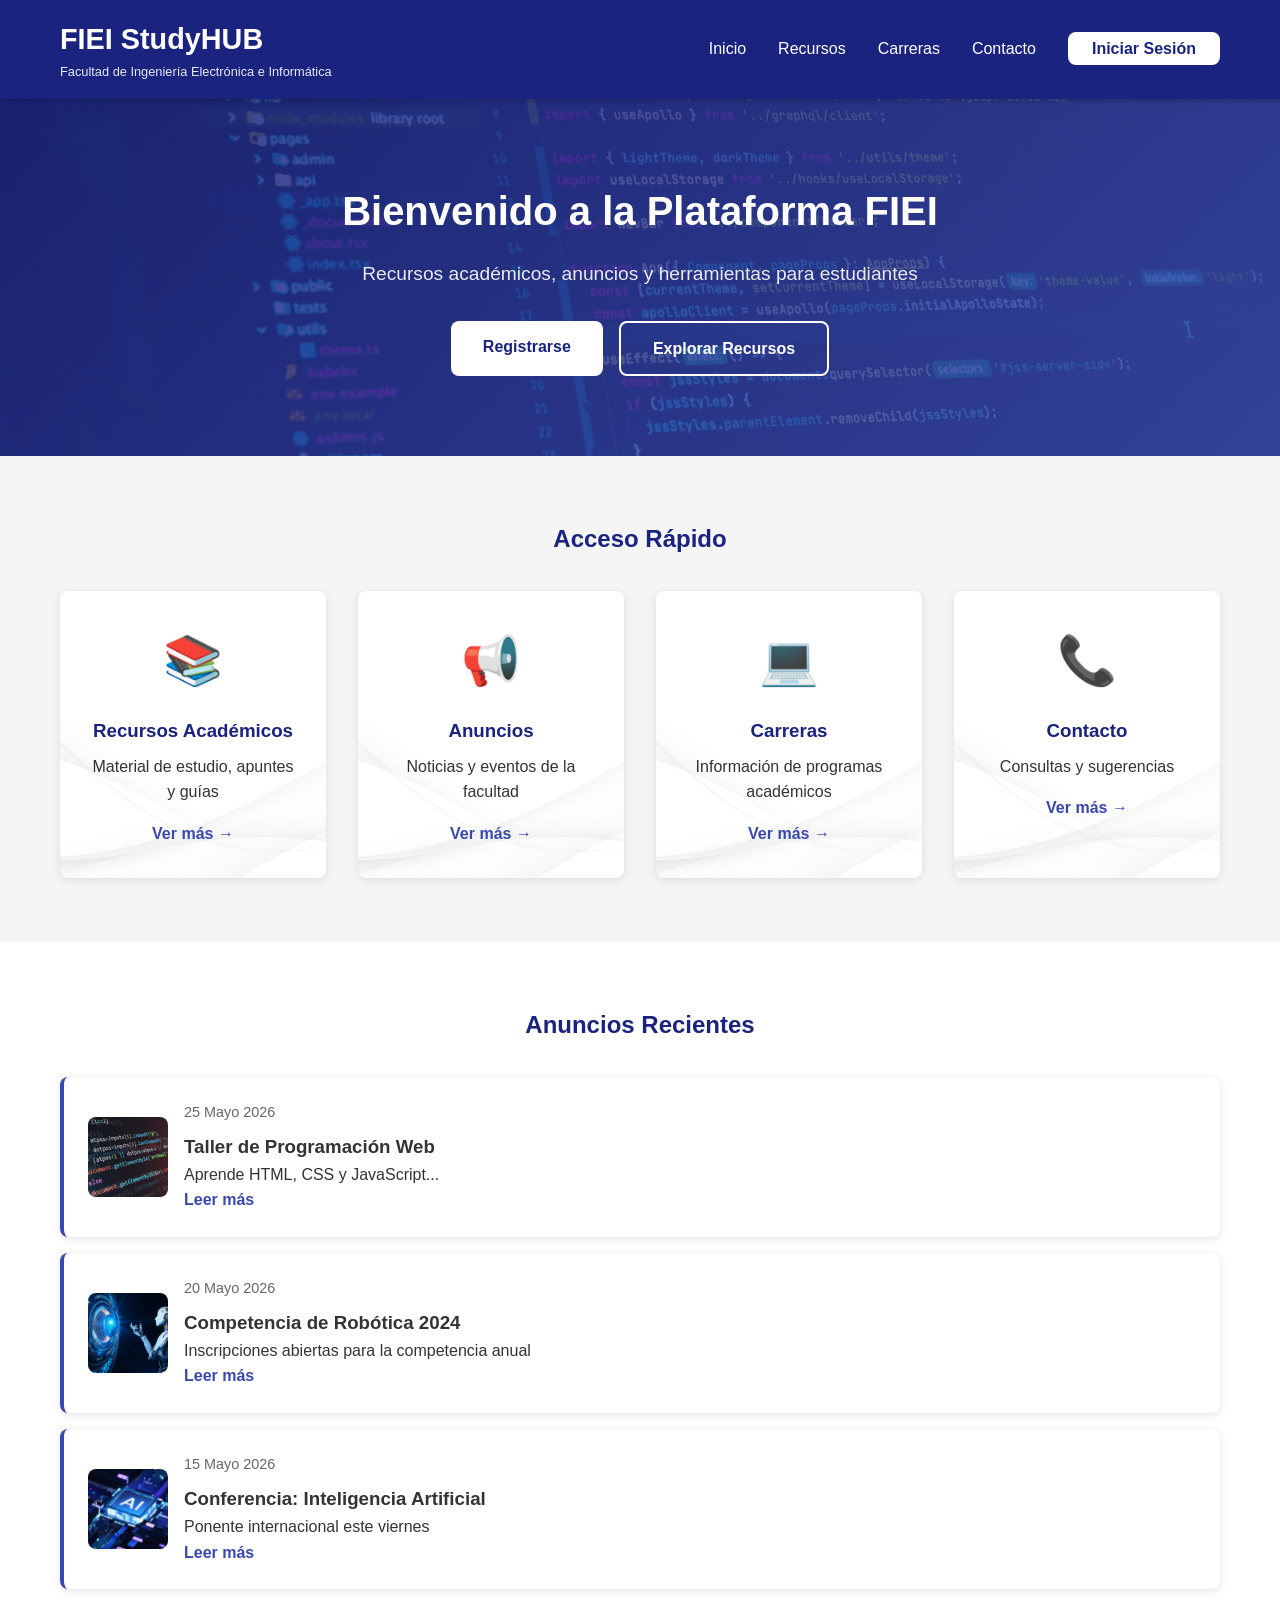
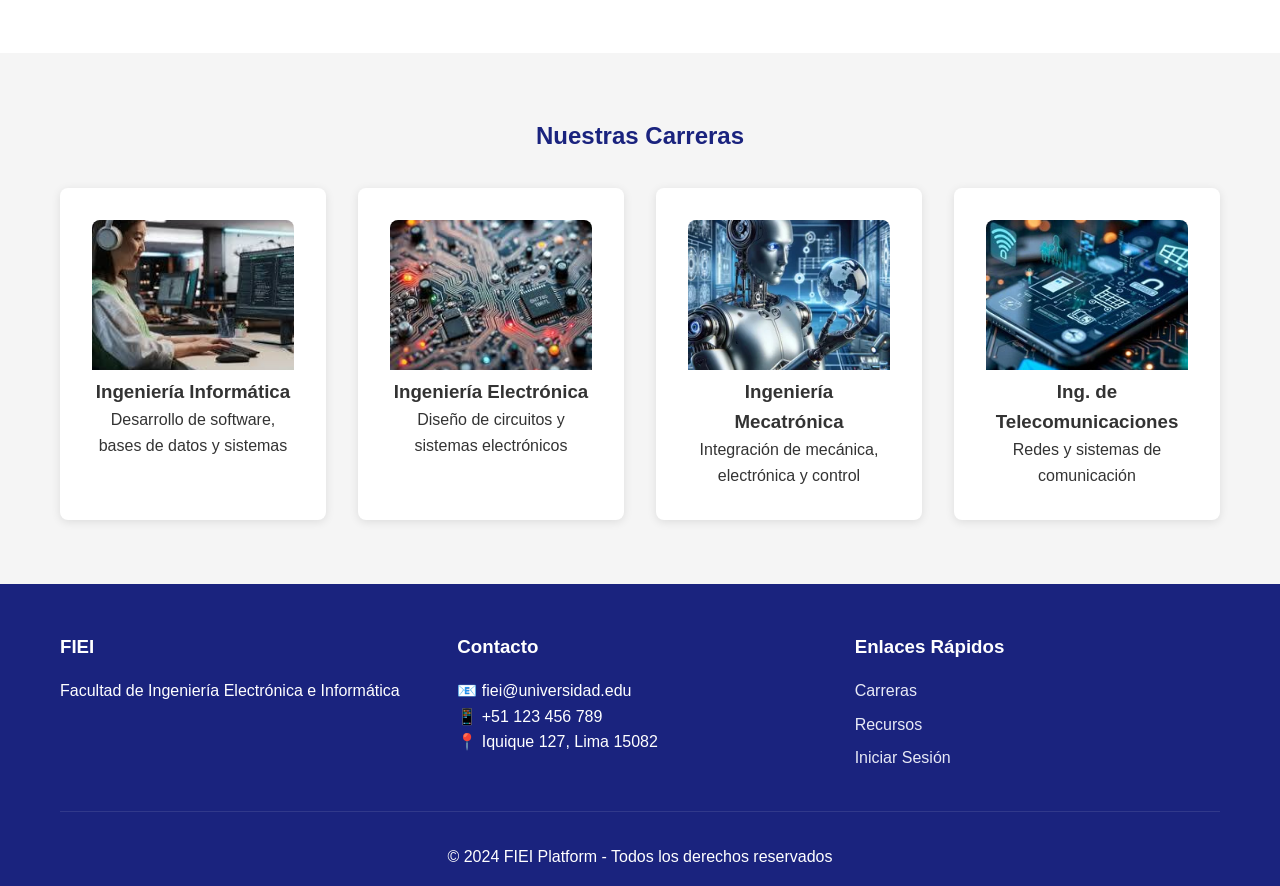
<file: index.html>
<!DOCTYPE html>
<html lang="es">
<head>
    <meta charset="UTF-8">
    <meta name="viewport" content="width=device-width, initial-scale=1.0">
    <title>FIEI - StudyHUB</title>
    <link rel="stylesheet" href="css/style.css">
</head>
<body>
    <!-- Barra de Navegación -->
    <nav class="navbar">
        <div class="nav-container">
            <div class="logo">
                <h1>FIEI StudyHUB</h1>
                <span>Facultad de Ingeniería Electrónica e Informática</span>
            </div>

            <button class="menu-toggle" id="menuToggle" aria-label="Abrir menú">
                <span class="bar"></span>
                <span class="bar"></span>
                <span class="bar"></span>
            </button>

            <ul class="nav-menu" id="navMenu">
                <li><a href="index.html">Inicio</a></li>
                <li><a href="login.html">Recursos</a></li>
                <li><a href="login.html">Carreras</a></li>
                <li><a href="contact.html">Contacto</a></li>
                <li><a href="login.html" class="btn-login">Iniciar Sesión</a></li>
            </ul>
        </div>
    </nav>

    <!-- Banner de Bienvenida -->
    <header class="hero">
        <div class="hero-content">
            <h2>Bienvenido a la Plataforma FIEI</h2>
            <p>Recursos académicos, anuncios y herramientas para estudiantes</p>
            <div class="hero-buttons">
                <a href="register.html" class="btn-primary">Registrarse</a>
                <a href="login.html" class="btn-secondary">Explorar Recursos</a>
            </div>
        </div>
    </header>

    <!-- Acceso Rápido -->
    <section class="quick-access">
        <div class="container">
            <h2>Acceso Rápido</h2>
            <div class="cards-grid">
                <div class="card">
                    <div class="card-icon">📚</div>
                    <h3>Recursos Académicos</h3>
                    <p>Material de estudio, apuntes y guías</p>
                    <a href="login.html" class="card-link">Ver más →</a>
                </div>
                <div class="card">
                    <div class="card-icon">📢</div>
                    <h3>Anuncios</h3>
                    <p>Noticias y eventos de la facultad</p>
                    <a href="login.html" class="card-link">Ver más →</a>
                </div>
                <div class="card">
                    <div class="card-icon">💻</div>
                    <h3>Carreras</h3>
                    <p>Información de programas académicos</p>
                    <a href="login.html" class="card-link">Ver más →</a>
                </div>
                <div class="card">
                    <div class="card-icon">📞</div>
                    <h3>Contacto</h3>
                    <p>Consultas y sugerencias</p>
                    <a href="contact.html" class="card-link">Ver más →</a>
                </div>
            </div>
        </div>
    </section>

    <!-- Anuncios Recientes -->
    <section class="announcements">
        <div class="container">
            <h2>Anuncios Recientes</h2>
            <div class="announcement-list">
                <div class="announcement-item">
                    <img src="images/anuncio1.jpg" alt="Taller" class="announcement-image">
                    <div class="announcement-text">
                        <div class="date">25 Mayo 2026</div>
                        <h3>Taller de Programación Web</h3>
                        <p>Aprende HTML, CSS y JavaScript...</p>
                        <a href="login.html" class="read-more">Leer más</a>
                    </div>
                </div>

                <div class="announcement-item">
                    <img src="images/anuncio2.jpg" alt="Taller" class="announcement-image">
                    <div class="announcement-text">
                        <div class="date">20 Mayo 2026</div>
                        <h3>Competencia de Robótica 2024</h3>
                        <p>Inscripciones abiertas para la competencia anual</p>
                        <a href="login.html" class="read-more">Leer más</a>
                    </div>
                </div>

                <div class="announcement-item">
                    <img src="images/anuncio3.jpg" alt="Taller" class="announcement-image">
                    <div class="announcement-text">
                        <div class="date">15 Mayo 2026</div>
                        <h3>Conferencia: Inteligencia Artificial</h3>
                        <p>Ponente internacional este viernes</p>
                        <a href="login.html" class="read-more">Leer más</a>
                    </div>
                </div>
            </div>
        </div>
    </section>

    <!-- Carreras -->
    <section id="carreras" class="careers">
        <div class="container">
            <h2>Nuestras Carreras</h2>
            <div class="careers-grid">
                <div class="career-card">
                    <img src="images/informatica.jpg" alt="Ingeniería Informática" class="career-image">
                    <h3>Ingeniería Informática</h3>
                    <p>Desarrollo de software, bases de datos y sistemas</p>
                </div>
                <div class="career-card">
                    <img src="images/electronica.jpg" alt="Ingeniería Informática" class="career-image">
                    <h3>Ingeniería Electrónica</h3>
                    <p>Diseño de circuitos y sistemas electrónicos</p>
                </div>
                <div class="career-card">
                    <img src="images/mecatronica.jpg" alt="Ingeniería Informática" class="career-image">
                    <h3>Ingeniería Mecatrónica</h3>
                    <p>Integración de mecánica, electrónica y control</p>
                </div>
                <div class="career-card">
                    <img src="images/teleco.jpg" alt="Ingeniería Informática" class="career-image">
                    <h3>Ing. de Telecomunicaciones</h3>
                    <p>Redes y sistemas de comunicación</p>
                </div>
            </div>
        </div>
    </section>

    <!-- Footer -->
    <footer class="footer">
        <div class="container">
            <div class="footer-content">
                <div class="footer-section">
                    <h3>FIEI</h3>
                    <p>Facultad de Ingeniería Electrónica e Informática</p>
                </div>
                <div class="footer-section">
                    <h3>Contacto</h3>
                    <p>📧 fiei@universidad.edu</p>
                    <p>📱 +51 123 456 789</p>
                    <p>📍 Iquique 127, Lima 15082</p>
                </div>
                <div class="footer-section">
                    <h3>Enlaces Rápidos</h3>
                    <a href="#carreras">Carreras</a>
                    <a href="#recursos">Recursos</a>
                    <a href="login.html">Iniciar Sesión</a>
                </div>
            </div>
            <div class="footer-bottom">
                <p>&copy; 2024 FIEI Platform - Todos los derechos reservados</p>
            </div>
        </div>
    </footer>

    <script src="js/app.js"></script>
</body>
</html>
</file>
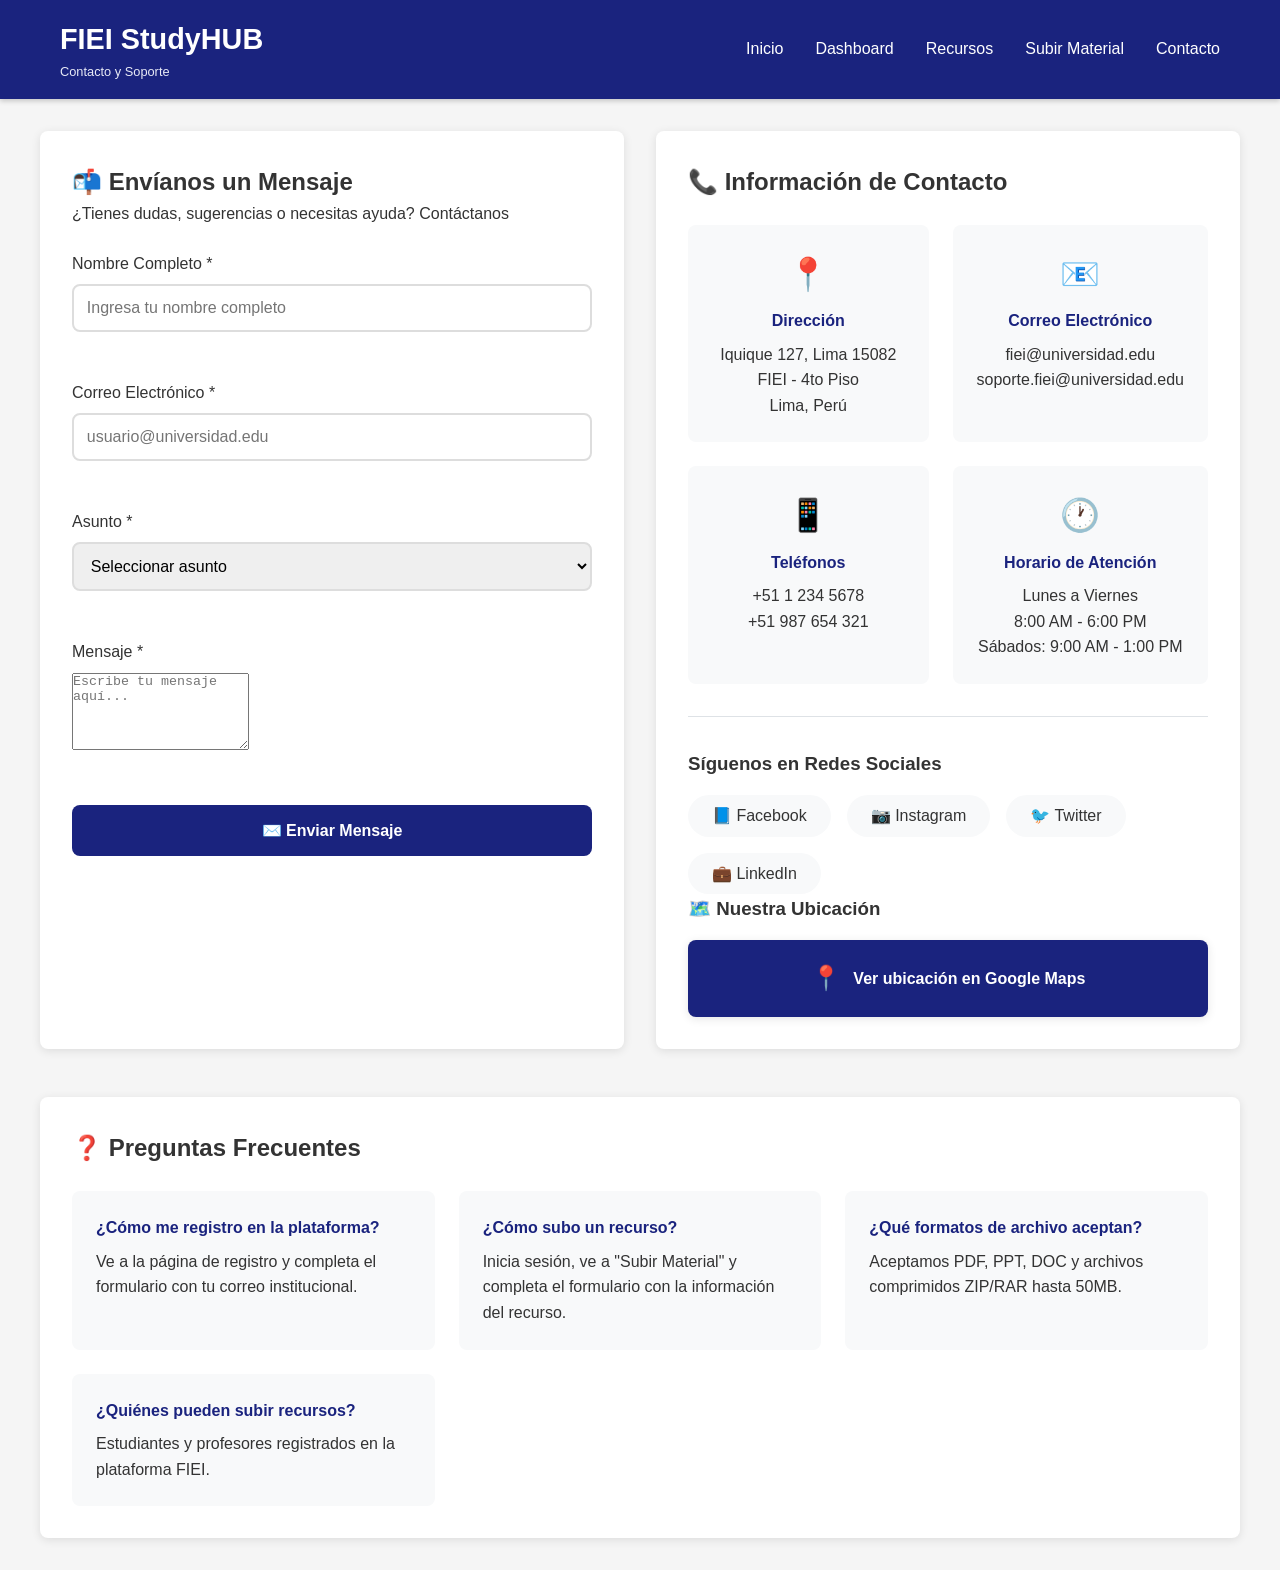
<file: contact.html>
<!DOCTYPE html>
<html lang="es">
<head>
    <meta charset="UTF-8">
    <meta name="viewport" content="width=device-width, initial-scale=1.0">
    <title>Contacto - FIEI</title>
    <link rel="stylesheet" href="css/style.css">
</head>
<body>
    <!-- Barra de Navegación -->
    <nav class="navbar">
        <div class="nav-container">
            <div class="logo">
                <h1>FIEI StudyHUB</h1>
                <span>Contacto y Soporte</span>
            </div>

            <button class="menu-toggle" id="menuToggle" aria-label="Abrir menú">
                <span class="bar"></span>
                <span class="bar"></span>
                <span class="bar"></span>
            </button>
            
            <ul class="nav-menu" id="navMenu">
                <li><a href="index.html">Inicio</a></li>
                <li><a href="dashboard.php">Dashboard</a></li>
                <li><a href="resources.php">Recursos</a></li>
                <li><a href="upload.html">Subir Material</a></li>
                <li><a href="contact.html" class="active">Contacto</a></li>
            </ul>
        </div>
    </nav>

    <div class="contact-page">
        <div class="contact-container">
            <div class="contact-grid">
                <!-- Formulario de Contacto -->
                <div class="contact-form-section">
                    <h2>📬 Envíanos un Mensaje</h2>
                    <p>¿Tienes dudas, sugerencias o necesitas ayuda? Contáctanos</p>
                    
                    <form id="contactForm" class="contact-form" action="backend/contact.php" method="POST">
                        <div class="form-group">
                            <label for="name">Nombre Completo *</label>
                            <input type="text" id="name" name="name" required 
                                   placeholder="Ingresa tu nombre completo">
                        </div>

                        <div class="form-group">
                            <label for="email">Correo Electrónico *</label>
                            <input type="email" id="email" name="email" required 
                                   placeholder="usuario@universidad.edu">
                        </div>

                        <div class="form-group">
                            <label for="subject">Asunto *</label>
                            <select id="subject" name="subject" required>
                                <option value="">Seleccionar asunto</option>
                                <option value="consulta">Consulta General</option>
                                <option value="sugerencia">Sugerencia</option>
                                <option value="problema">Reportar Problema</option>
                                <option value="recurso">Solicitar Recurso</option>
                                <option value="otro">Otro</option>
                            </select>
                        </div>

                        <div class="form-group">
                            <label for="message">Mensaje *</label>
                            <textarea id="message" name="message" rows="5" required
                                      placeholder="Escribe tu mensaje aquí..."></textarea>
                        </div>

                        <button type="submit" class="btn-primary btn-full">
                            ✉️ Enviar Mensaje
                        </button>
                    </form>
                </div>

                <!-- Información de Contacto -->
                <div class="contact-info-section">
                    <h2>📞 Información de Contacto</h2>
                    
                    <div class="contact-info-cards">
                        <div class="info-card">
                            <div class="info-icon">📍</div>
                            <h3>Dirección</h3>
                            <p>Iquique 127, Lima 15082</p>
                            <p>FIEI - 4to Piso</p>
                            <p>Lima, Perú</p>
                        </div>

                        <div class="info-card">
                            <div class="info-icon">📧</div>
                            <h3>Correo Electrónico</h3>
                            <p>fiei@universidad.edu</p>
                            <p>soporte.fiei@universidad.edu</p>
                        </div>

                        <div class="info-card">
                            <div class="info-icon">📱</div>
                            <h3>Teléfonos</h3>
                            <p>+51 1 234 5678</p>
                            <p>+51 987 654 321</p>
                        </div>

                        <div class="info-card">
                            <div class="info-icon">🕐</div>
                            <h3>Horario de Atención</h3>
                            <p>Lunes a Viernes</p>
                            <p>8:00 AM - 6:00 PM</p>
                            <p>Sábados: 9:00 AM - 1:00 PM</p>
                        </div>
                    </div>

                    <!-- Redes Sociales -->
                    <div class="social-section">
                        <h3>Síguenos en Redes Sociales</h3>
                        <div class="social-links">
                            <a href="#" class="social-link">📘 Facebook</a>
                            <a href="#" class="social-link">📷 Instagram</a>
                            <a href="#" class="social-link">🐦 Twitter</a>
                            <a href="#" class="social-link">💼 LinkedIn</a>
                        </div>
                    </div>

                    <div class="map-placeholder">
                        <h3>🗺️ Nuestra Ubicación</h3>
                        <a href="https://maps.app.goo.gl/oe6UocQUJYsSyoVb9" target="_blank"
                            rel="noopener noreferrer" class="map-link-button">
                            <span class="map-button-icon">📍</span>
                            <span>Ver ubicación en Google Maps</span>
                        </a>
                    </div>
                </div>
            </div>

            <!-- FAQ Rápido -->
            <div class="faq-section">
                <h2>❓ Preguntas Frecuentes</h2>
                <div class="faq-grid">
                    <div class="faq-item">
                        <h3>¿Cómo me registro en la plataforma?</h3>
                        <p>Ve a la página de registro y completa el formulario con tu correo institucional.</p>
                    </div>
                    <div class="faq-item">
                        <h3>¿Cómo subo un recurso?</h3>
                        <p>Inicia sesión, ve a "Subir Material" y completa el formulario con la información del recurso.</p>
                    </div>
                    <div class="faq-item">
                        <h3>¿Qué formatos de archivo aceptan?</h3>
                        <p>Aceptamos PDF, PPT, DOC y archivos comprimidos ZIP/RAR hasta 50MB.</p>
                    </div>
                    <div class="faq-item">
                        <h3>¿Quiénes pueden subir recursos?</h3>
                        <p>Estudiantes y profesores registrados en la plataforma FIEI.</p>
                    </div>
                </div>
            </div>
        </div>
    </div>

    <script src="js/app.js"></script>
</body>
</html>
</file>
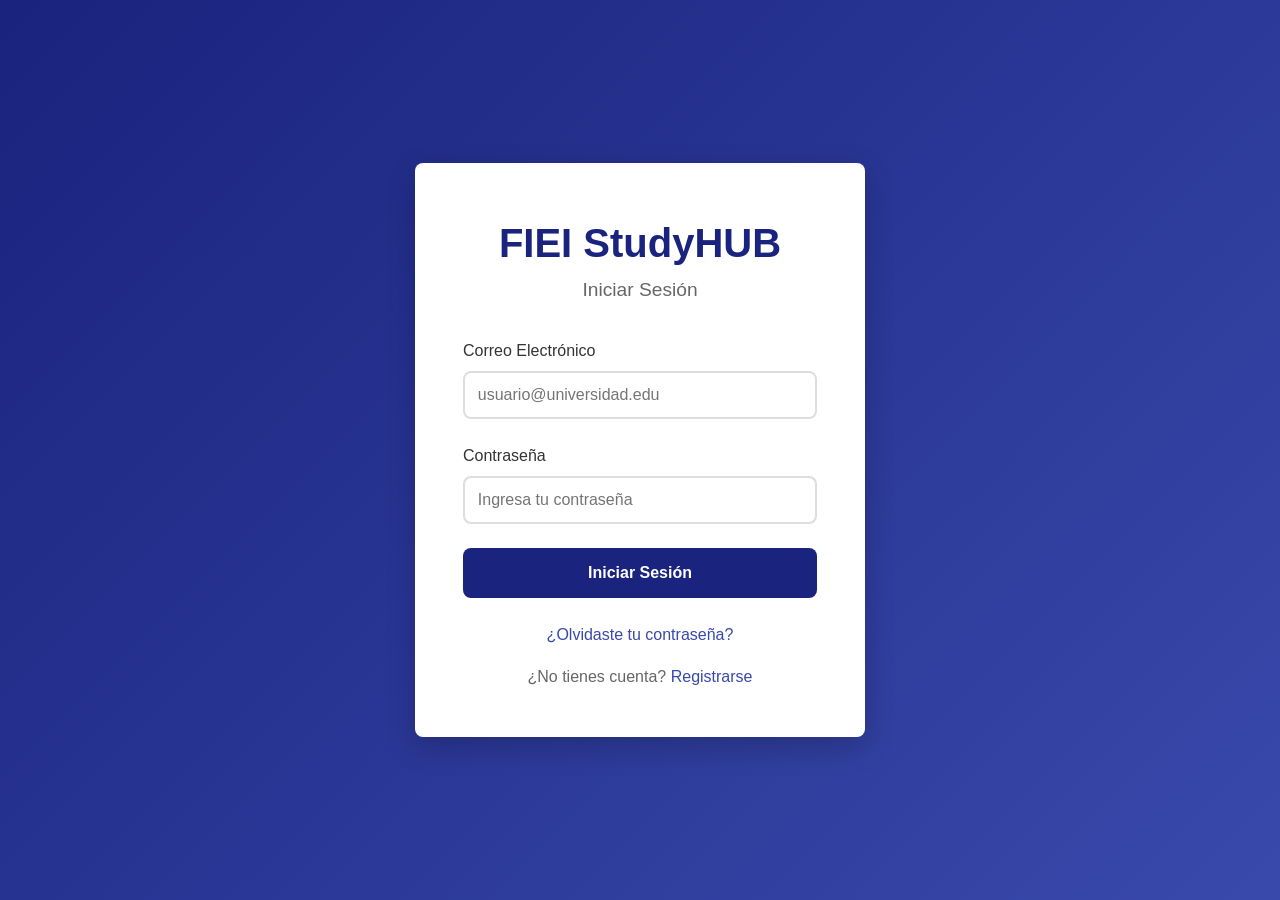
<file: login.html>
<!DOCTYPE html>
<html lang="es">
<head>
    <meta charset="UTF-8">
    <meta name="viewport" content="width=device-width, initial-scale=1.0">
    <title>Iniciar Sesión - FIEI</title>
    <link rel="stylesheet" href="css/style.css">
</head>
<body>
    <div class="auth-container">
        <div class="auth-box">
            <div class="auth-header">
                <h1>FIEI StudyHUB</h1>
                <p>Iniciar Sesión</p>
            </div>
            
            <form id="loginForm" class="auth-form" action="backend/login.php" method="POST">
                <div class="form-group">
                    <label for="email">Correo Electrónico</label>
                    <input type="email" id="email" name="email" required placeholder="usuario@universidad.edu">
                </div>
                
                <div class="form-group">
                    <label for="password">Contraseña</label>
                    <input type="password" id="password" name="password" required placeholder="Ingresa tu contraseña">
                </div>
                
                <button type="submit" class="btn-primary btn-full">Iniciar Sesión</button>
                
                <div class="auth-links">
                    <a href="#">¿Olvidaste tu contraseña?</a>
                    <p>¿No tienes cuenta? <a href="register.html">Registrarse</a></p>
                </div>
            </form>
        </div>
    </div>

    <script src="js/app.js"></script>
</body>
</html>
</file>
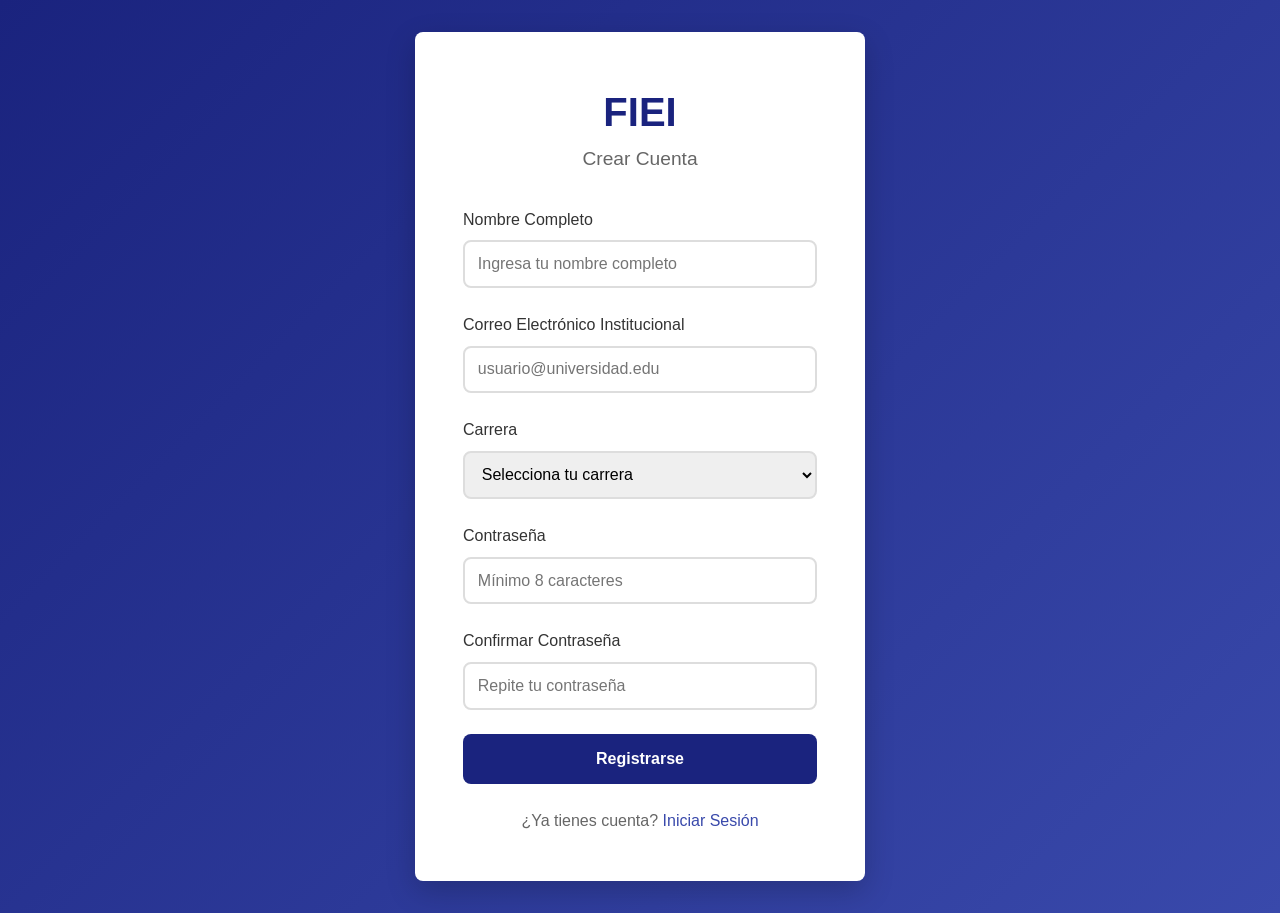
<file: register.html>
<!DOCTYPE html>
<html lang="es">
<head>
    <meta charset="UTF-8">
    <meta name="viewport" content="width=device-width, initial-scale=1.0">
    <title>Registro - FIEI</title>
    <link rel="stylesheet" href="css/style.css">
</head>
<body>
    <div class="auth-container">
        <div class="auth-box">
            <div class="auth-header">
                <h1>FIEI</h1>
                <p>Crear Cuenta</p>
            </div>
            
            <form id="registerForm" class="auth-form" action="backend/register.php" method="POST">
                <div class="form-group">
                    <label for="fullName">Nombre Completo</label>
                    <input type="text" id="fullName" name="fullName" required placeholder="Ingresa tu nombre completo">
                </div>
                
                <div class="form-group">
                    <label for="email">Correo Electrónico Institucional</label>
                    <input type="email" id="email" name="email" required placeholder="usuario@universidad.edu">
                </div>
                
                <div class="form-group">
                    <label for="career">Carrera</label>
                    <select id="career" name="career" required>
                        <option value="">Selecciona tu carrera</option>
                        <option value="informatica">Ingeniería Informática</option>
                        <option value="electronica">Ingeniería Electrónica</option>
                        <option value="mecatronica">Ingeniería Mecatrónica</option>
                        <option value="telecomunicaciones">Ing. de Telecomunicaciones</option>
                    </select>
                </div>
                
                <div class="form-group">
                    <label for="password">Contraseña</label>
                    <input type="password" id="password" name="password" required placeholder="Mínimo 8 caracteres">
                </div>
                
                <div class="form-group">
                    <label for="confirmPassword">Confirmar Contraseña</label>
                    <input type="password" id="confirmPassword" name="confirmPassword" required placeholder="Repite tu contraseña">
                </div>
                
                <button type="submit" class="btn-primary btn-full">Registrarse</button>
                
                <div class="auth-links">
                    <p>¿Ya tienes cuenta? <a href="login.html">Iniciar Sesión</a></p>
                </div>
            </form>
        </div>
    </div>

    <script src="js/app.js"></script>
</body>
</html>
</file>
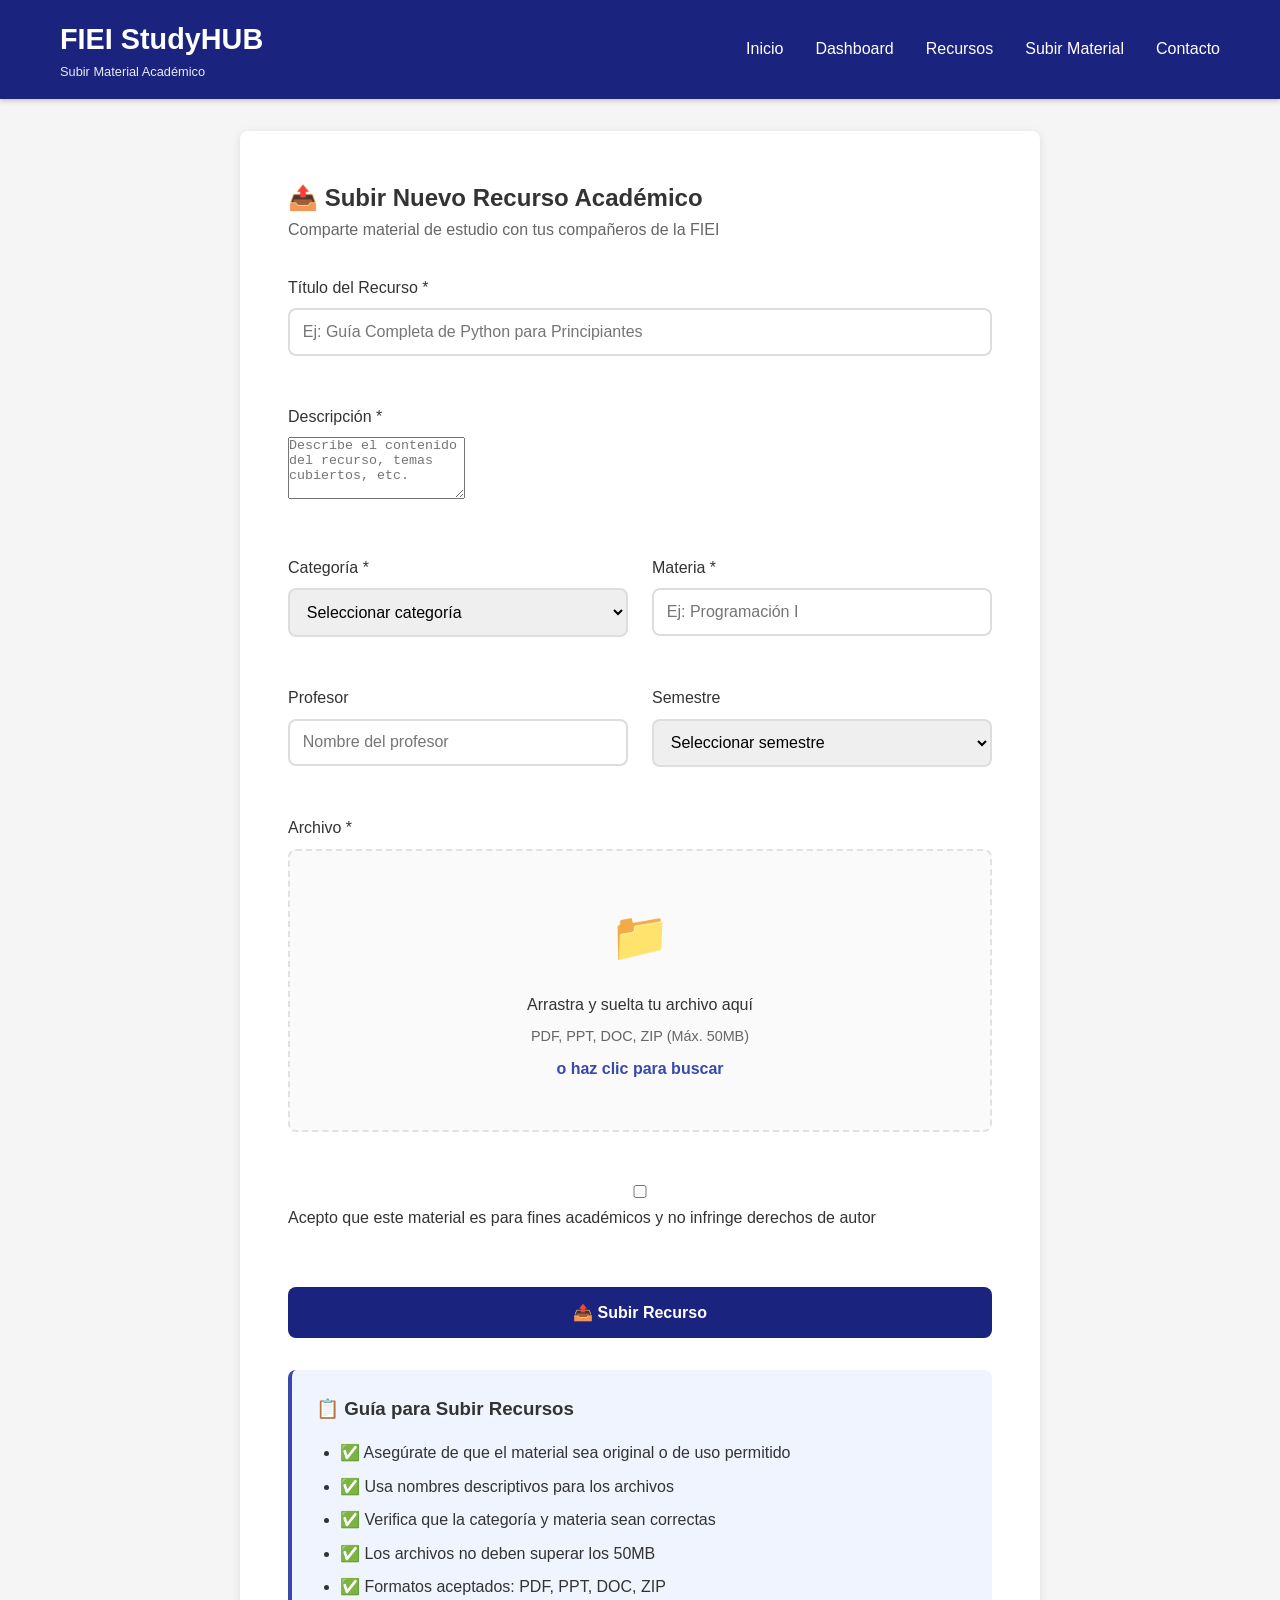
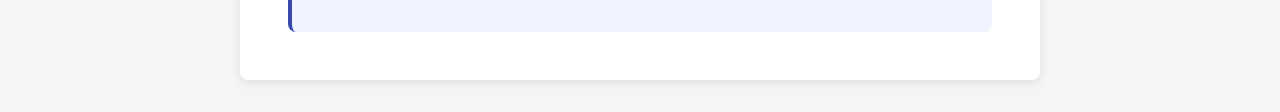
<file: upload.html>
<!DOCTYPE html>
<html lang="es">
<head>
    <meta charset="UTF-8">
    <meta name="viewport" content="width=device-width, initial-scale=1.0">
    <title>Subir Recurso - FIEI</title>
    <link rel="stylesheet" href="css/style.css">
</head>
<body>
    <!-- Barra de Navegación -->
    <nav class="navbar">
        <div class="nav-container">
            <div class="logo">
                <h1>FIEI StudyHUB</h1>
                <span>Subir Material Académico</span>
            </div>

            <button class="menu-toggle" id="menuToggle" aria-label="Abrir menú">
                <span class="bar"></span>
                <span class="bar"></span>
                <span class="bar"></span>
            </button>

            <ul class="nav-menu" id="navMenu">
                <li><a href="index.html">Inicio</a></li>
                <li><a href="dashboard.php">Dashboard</a></li>
                <li><a href="resources.php">Recursos</a></li>
                <li><a href="upload.html" class="active">Subir Material</a></li>
                <li><a href="contact.html">Contacto</a></li>
            </ul>
        </div>
    </nav>

    <div class="upload-page">
        <div class="upload-container">
            <h2>📤 Subir Nuevo Recurso Académico</h2>
            <p class="upload-description">Comparte material de estudio con tus compañeros de la FIEI</p>
            
            <form id="uploadForm" class="upload-form" action="backend/upload.php" method="POST" enctype="multipart/form-data">
                <!-- Título del recurso -->
                <div class="form-group">
                    <label for="title">Título del Recurso *</label>
                    <input type="text" id="title" name="title" required 
                           placeholder="Ej: Guía Completa de Python para Principiantes">
                </div>

                <!-- Descripción -->
                <div class="form-group">
                    <label for="description">Descripción *</label>
                    <textarea id="description" name="description" rows="4" required
                              placeholder="Describe el contenido del recurso, temas cubiertos, etc."></textarea>
                </div>

                <!-- Categoría y Materia -->
                <div class="form-row">
                    <div class="form-group">
                        <label for="category">Categoría *</label>
                        <select id="category" name="category" required>
                            <option value="">Seleccionar categoría</option>
                            <option value="programming">Programación</option>
                            <option value="math">Matemáticas</option>
                            <option value="database">Bases de Datos</option>
                            <option value="electronics">Electrónica</option>
                            <option value="networks">Redes</option>
                            <option value="telecom">Telecomunicaciones</option>
                        </select>
                    </div>

                    <div class="form-group">
                        <label for="subject">Materia *</label>
                        <input type="text" id="subject" name="subject" required 
                               placeholder="Ej: Programación I">
                    </div>
                </div>

                <!-- Profesor y Fecha -->
                <div class="form-row">
                    <div class="form-group">
                        <label for="teacher">Profesor</label>
                        <input type="text" id="teacher" name="teacher" 
                               placeholder="Nombre del profesor">
                    </div>

                    <div class="form-group">
                        <label for="semester">Semestre</label>
                        <select id="semester" name="semester">
                            <option value="">Seleccionar semestre</option>
                            <option value="2024-1">2024-I</option>
                            <option value="2024-2">2024-II</option>
                            <option value="2023-2">2023-II</option>
                            <option value="2023-1">2023-I</option>
                        </select>
                    </div>
                </div>

                <!-- Zona de subida de archivo -->
                <div class="form-group">
                    <label>Archivo *</label>
                    <div class="file-upload-zone" id="dropZone">
                        <div class="file-upload-content">
                            <span class="upload-icon">📁</span>
                            <p>Arrastra y suelta tu archivo aquí</p>
                            <p class="file-types">PDF, PPT, DOC, ZIP (Máx. 50MB)</p>
                            <span class="browse-text">o haz clic para buscar</span>
                        </div>
                        <input type="file" id="fileInput" name="file" 
                               accept=".pdf,.ppt,.pptx,.doc,.docx,.zip,.rar" hidden>
                    </div>
                    <div class="file-info" id="fileInfo" style="display: none;">
                        <span class="file-name" id="fileName"></span>
                        <span class="file-size" id="fileSize"></span>
                        <button type="button" class="btn-remove-file" id="removeFile">✕</button>
                    </div>
                </div>

                <!-- Términos y condiciones -->
                <div class="form-group">
                    <label class="checkbox-label">
                        <input type="checkbox" id="terms" required>
                        Acepto que este material es para fines académicos y no infringe derechos de autor
                    </label>
                </div>

                <!-- Botón de envío -->
                <button type="submit" class="btn-primary btn-full">
                    📤 Subir Recurso
                </button>
            </form>

            <!-- Guía rápida -->
            <div class="upload-guide">
                <h3>📋 Guía para Subir Recursos</h3>
                <ul>
                    <li>✅ Asegúrate de que el material sea original o de uso permitido</li>
                    <li>✅ Usa nombres descriptivos para los archivos</li>
                    <li>✅ Verifica que la categoría y materia sean correctas</li>
                    <li>✅ Los archivos no deben superar los 50MB</li>
                    <li>✅ Formatos aceptados: PDF, PPT, DOC, ZIP</li>
                </ul>
            </div>
        </div>
    </div>

    <script src="js/app.js"></script>
</body>
</html>
</file>
<file: css/style.css>
/* Variables y Reset */
:root {
    --primary-color: #1a237e;
    --secondary-color: #283593;
    --accent-color: #3949ab;
    --light-color: #e8eaf6;
    --white: #ffffff;
    --dark: #333333;
    --gray: #666666;
    --border-radius: 8px;
    --box-shadow: 0 2px 10px rgba(0,0,0,0.1);
}

* {
    margin: 0;
    padding: 0;
    box-sizing: border-box;
}

body {
    font-family: 'Segoe UI', Tahoma, Geneva, Verdana, sans-serif;
    line-height: 1.6;
    color: var(--dark);
}

.container {
    max-width: 1200px;
    margin: 0 auto;
    padding: 0 20px;
}

/* Navegación */
.navbar {
    background-color: var(--primary-color);
    padding: 1rem 0;
    position: sticky;
    top: 0;
    z-index: 1000;
    box-shadow: 0 2px 5px rgba(0,0,0,0.2);
}

.nav-container {
    max-width: 1200px;
    margin: 0 auto;
    padding: 0 20px;
    display: flex;
    justify-content: space-between;
    align-items: center;
}

.logo h1 {
    color: var(--white);
    font-size: 1.8rem;
    font-weight: bold;
}

.logo span {
    color: var(--light-color);
    font-size: 0.8rem;
    display: block;
}

.nav-menu {
    display: flex;
    list-style: none;
    align-items: center;
    gap: 2rem;
}

.nav-menu a {
    color: var(--white);
    text-decoration: none;
    transition: color 0.3s;
}

.nav-menu a:hover {
    color: var(--light-color);
}

.btn-login {
    background-color: var(--white);
    color: var(--primary-color) !important;
    padding: 0.5rem 1.5rem;
    border-radius: var(--border-radius);
    font-weight: bold;
    transition: transform 0.3s !important;
}

.btn-login:hover {
    transform: scale(1.05);
}

/* Hero Section */
.hero {
    background: linear-gradient(135deg, rgba(26, 35, 126, 0.85), rgba(57, 73, 171, 0.85)), 
                url('../images/hero-bg.jpg') center/cover no-repeat;
    color: var(--white);
    padding: 5rem 0;
    text-align: center;
}

.hero-content h2 {
    font-size: 2.5rem;
    margin-bottom: 1rem;
}

.hero-content p {
    font-size: 1.2rem;
    margin-bottom: 2rem;
    opacity: 0.9;
}

.hero-buttons {
    display: flex;
    gap: 1rem;
    justify-content: center;
}

.btn-primary, .btn-secondary {
    padding: 0.8rem 2rem;
    border-radius: var(--border-radius);
    text-decoration: none;
    font-weight: bold;
    transition: transform 0.3s;
}

.btn-primary {
    background-color: var(--white);
    color: var(--primary-color);
}

.btn-secondary {
    background-color: transparent;
    color: var(--white);
    border: 2px solid var(--white);
}

.btn-primary:hover, .btn-secondary:hover {
    transform: translateY(-3px);
}

/* Quick Access Cards */
.quick-access {
    padding: 4rem 0;
    background-color: #f5f5f5;
}

.quick-access h2, .announcements h2, .careers h2 {
    text-align: center;
    margin-bottom: 2rem;
    color: var(--primary-color);
}

.cards-grid {
    display: grid;
    grid-template-columns: repeat(auto-fit, minmax(250px, 1fr));
    gap: 2rem;
}

.card {
    background: var(--white);
    padding: 2rem;
    border-radius: var(--border-radius);
    box-shadow: var(--box-shadow);
    text-align: center;
    transition: transform 0.3s;
}

.card:hover {
    transform: translateY(-5px);
}

.card-icon {
    font-size: 3rem;
    margin-bottom: 1rem;
}

.card h3 {
    margin-bottom: 0.5rem;
    color: var(--primary-color);
}

.card-link {
    display: inline-block;
    margin-top: 1rem;
    color: var(--accent-color);
    text-decoration: none;
    font-weight: bold;
}

/* Announcements */
.announcements {
    padding: 4rem 0;
}

.announcement-list {
    display: grid;
    gap: 1rem;
}

.announcement-item {
    background: var(--white);
    padding: 1.5rem;
    border-left: 4px solid var(--accent-color);
    box-shadow: var(--box-shadow);
    border-radius: var(--border-radius);
}

.date {
    color: var(--gray);
    font-size: 0.9rem;
    margin-bottom: 0.5rem;
}

.read-more {
    color: var(--accent-color);
    text-decoration: none;
    font-weight: bold;
}

/* Careers */
.careers {
    padding: 4rem 0;
    background-color: #f5f5f5;
}

.careers-grid {
    display: grid;
    grid-template-columns: repeat(auto-fit, minmax(250px, 1fr));
    gap: 2rem;
}

.career-card {
    background: var(--white);
    padding: 2rem;
    border-radius: var(--border-radius);
    box-shadow: var(--box-shadow);
    text-align: center;
    transition: transform 0.3s;
}

.career-card:hover {
    transform: scale(1.05);
}

/* Footer */
.footer {
    background-color: var(--primary-color);
    color: var(--white);
    padding: 3rem 0 1rem;
}

.footer-content {
    display: grid;
    grid-template-columns: repeat(auto-fit, minmax(250px, 1fr));
    gap: 2rem;
    margin-bottom: 2rem;
}

.footer-section h3 {
    margin-bottom: 1rem;
}

.footer-section a {
    color: var(--light-color);
    text-decoration: none;
    display: block;
    margin-bottom: 0.5rem;
}

.footer-bottom {
    text-align: center;
    padding-top: 2rem;
    border-top: 1px solid rgba(255,255,255,0.1);
}

/* Auth Forms (Login & Register) */
.auth-container {
    min-height: 100vh;
    display: flex;
    align-items: center;
    justify-content: center;
    background: linear-gradient(135deg, var(--primary-color), var(--accent-color));
    padding: 2rem;
}

.auth-box {
    background: var(--white);
    border-radius: var(--border-radius);
    padding: 3rem;
    width: 100%;
    max-width: 450px;
    box-shadow: 0 10px 30px rgba(0,0,0,0.2);
}

.auth-header {
    text-align: center;
    margin-bottom: 2rem;
}

.auth-header h1 {
    color: var(--primary-color);
    font-size: 2.5rem;
}

.auth-header p {
    color: var(--gray);
    font-size: 1.2rem;
}

.form-group {
    margin-bottom: 1.5rem;
}

.form-group label {
    display: block;
    margin-bottom: 0.5rem;
    color: var(--dark);
    font-weight: 500;
}

.form-group input,
.form-group select {
    width: 100%;
    padding: 0.8rem;
    border: 2px solid #ddd;
    border-radius: var(--border-radius);
    font-size: 1rem;
    transition: border-color 0.3s;
}

.form-group input:focus,
.form-group select:focus {
    outline: none;
    border-color: var(--accent-color);
}

.btn-full {
    width: 100%;
    padding: 1rem;
    background-color: var(--primary-color);
    color: var(--white);
    border: none;
    border-radius: var(--border-radius);
    font-size: 1rem;
    font-weight: bold;
    cursor: pointer;
    transition: background-color 0.3s;
}

.btn-full:hover {
    background-color: var(--secondary-color);
}

.auth-links {
    text-align: center;
    margin-top: 1.5rem;
}

.auth-links a {
    color: var(--accent-color);
    text-decoration: none;
}

.auth-links p {
    margin-top: 1rem;
    color: var(--gray);
}

/* Responsive Design */
@media (max-width: 768px) {
    .nav-container {
        flex-direction: column;
        gap: 1rem;
    }
    
    .nav-menu {
        flex-direction: column;
        width: 100%;
    }
    
    .hero-content h2 {
        font-size: 2rem;
    }
    
    .cards-grid,
    .careers-grid {
        grid-template-columns: 1fr;
    }
    
    .hero-buttons {
        flex-direction: column;
        align-items: center;
    }
}



/* ============ ESTILOS DEL DASHBOARD ============ */

.dashboard-nav {
    background-color: #0d1b5e;
}

.dashboard-nav .btn-logout {
    background-color: #dc3545;
    color: white !important;
    padding: 0.5rem 1.5rem;
    border-radius: var(--border-radius);
}

.dashboard-container {
    display: grid;
    grid-template-columns: 280px 1fr;
    min-height: calc(100vh - 70px);
}

.dashboard-sidebar {
    background-color: #f8f9fa;
    padding: 2rem 1rem;
    border-right: 1px solid #dee2e6;
}

.user-profile {
    text-align: center;
    padding: 1.5rem;
    background: white;
    border-radius: var(--border-radius);
    box-shadow: var(--box-shadow);
    margin-bottom: 2rem;
}

.user-avatar {
    font-size: 4rem;
    margin-bottom: 1rem;
}

.user-profile h3 {
    color: var(--primary-color);
    margin-bottom: 0.5rem;
}

.user-status {
    display: inline-block;
    background-color: #28a745;
    color: white;
    padding: 0.3rem 1rem;
    border-radius: 20px;
    font-size: 0.8rem;
    margin-top: 0.5rem;
}

.sidebar-menu {
    display: flex;
    flex-direction: column;
    gap: 0.5rem;
}

.sidebar-link {
    display: flex;
    align-items: center;
    gap: 1rem;
    padding: 0.8rem 1rem;
    text-decoration: none;
    color: var(--dark);
    border-radius: var(--border-radius);
    transition: all 0.3s;
}

.sidebar-link:hover,
.sidebar-link.active {
    background-color: var(--primary-color);
    color: white;
}

.sidebar-link .icon {
    font-size: 1.2rem;
}

.dashboard-main {
    padding: 2rem;
    background-color: #f5f5f5;
    overflow-y: auto;
}

.dashboard-section {
    background: white;
    padding: 2rem;
    border-radius: var(--border-radius);
    box-shadow: var(--box-shadow);
    margin-bottom: 2rem;
}

.last-login {
    color: var(--gray);
    margin-bottom: 2rem;
}

.stats-grid {
    display: grid;
    grid-template-columns: repeat(auto-fit, minmax(200px, 1fr));
    gap: 1.5rem;
    margin-top: 2rem;
}

.stat-card {
    display: flex;
    align-items: center;
    gap: 1rem;
    padding: 1.5rem;
    background: linear-gradient(135deg, #667eea 0%, #764ba2 100%);
    color: white;
    border-radius: var(--border-radius);
}

.stat-icon {
    font-size: 2.5rem;
}

.stat-info h3 {
    font-size: 2rem;
    margin: 0;
}

.resources-table {
    overflow-x: auto;
}

.resources-table table {
    width: 100%;
    border-collapse: collapse;
}

.resources-table th {
    background-color: var(--primary-color);
    color: white;
    padding: 1rem;
    text-align: left;
}

.resources-table td {
    padding: 1rem;
    border-bottom: 1px solid #dee2e6;
}

.badge {
    padding: 0.3rem 0.8rem;
    border-radius: 20px;
    font-size: 0.8rem;
    color: white;
}

.badge-programming { background-color: #2196f3; }
.badge-electronics { background-color: #ff9800; }
.badge-database { background-color: #4caf50; }

.btn-download {
    padding: 0.5rem 1rem;
    background-color: var(--accent-color);
    color: white;
    border: none;
    border-radius: var(--border-radius);
    cursor: pointer;
    transition: background-color 0.3s;
}

.btn-download:hover {
    background-color: var(--primary-color);
}

.news-grid {
    display: grid;
    grid-template-columns: repeat(auto-fit, minmax(300px, 1fr));
    gap: 1.5rem;
}

.news-card {
    padding: 1.5rem;
    border: 1px solid #dee2e6;
    border-radius: var(--border-radius);
    transition: transform 0.3s;
}

.news-card:hover {
    transform: translateY(-5px);
    box-shadow: var(--box-shadow);
}

.news-date {
    color: var(--accent-color);
    font-weight: bold;
    margin-bottom: 0.5rem;
}

.news-tag {
    display: inline-block;
    padding: 0.2rem 0.8rem;
    background-color: var(--light-color);
    color: var(--primary-color);
    border-radius: 20px;
    font-size: 0.8rem;
    margin-top: 1rem;
}

.events-list {
    display: flex;
    flex-direction: column;
    gap: 1rem;
}

.event-item {
    display: flex;
    align-items: center;
    gap: 1.5rem;
    padding: 1rem;
    background-color: #f8f9fa;
    border-radius: var(--border-radius);
}

.event-date {
    text-align: center;
    background-color: var(--primary-color);
    color: white;
    padding: 0.5rem;
    border-radius: var(--border-radius);
    min-width: 60px;
}

.event-date .day {
    font-size: 1.5rem;
    font-weight: bold;
    display: block;
}

.settings-grid {
    display: grid;
    grid-template-columns: repeat(auto-fit, minmax(250px, 1fr));
    gap: 1.5rem;
}

.setting-card {
    display: flex;
    justify-content: space-between;
    align-items: center;
    padding: 1.5rem;
    background-color: #f8f9fa;
    border-radius: var(--border-radius);
}

/* Toggle Switch */
.toggle {
    position: relative;
    display: inline-block;
    width: 60px;
    height: 34px;
}

.toggle input {
    opacity: 0;
    width: 0;
    height: 0;
}

.slider {
    position: absolute;
    cursor: pointer;
    top: 0;
    left: 0;
    right: 0;
    bottom: 0;
    background-color: #ccc;
    transition: .4s;
    border-radius: 34px;
}

.slider:before {
    position: absolute;
    content: "";
    height: 26px;
    width: 26px;
    left: 4px;
    bottom: 4px;
    background-color: white;
    transition: .4s;
    border-radius: 50%;
}

input:checked + .slider {
    background-color: var(--accent-color);
}

input:checked + .slider:before {
    transform: translateX(26px);
}

/* ============ ESTILOS DE RESOURCES ============ */

.resources-page {
    padding: 2rem;
    max-width: 1400px;
    margin: 0 auto;
}

.resources-header {
    text-align: center;
    margin-bottom: 2rem;
}

.search-filter-bar {
    display: flex;
    gap: 1rem;
    max-width: 800px;
    margin: 1.5rem auto 0;
}

.search-input {
    flex: 1;
    padding: 0.8rem 1.5rem;
    border: 2px solid #dee2e6;
    border-radius: 50px;
    font-size: 1rem;
    transition: border-color 0.3s;
}

.search-input:focus {
    outline: none;
    border-color: var(--accent-color);
}

.filter-select {
    padding: 0.8rem 1.5rem;
    border: 2px solid #dee2e6;
    border-radius: 50px;
    font-size: 1rem;
    background-color: white;
}

.category-tabs {
    display: flex;
    flex-wrap: wrap;
    gap: 0.5rem;
    justify-content: center;
    margin-bottom: 2rem;
}

.category-tab {
    padding: 0.6rem 1.5rem;
    background-color: #f8f9fa;
    border: 2px solid #dee2e6;
    border-radius: 50px;
    cursor: pointer;
    transition: all 0.3s;
    font-size: 0.9rem;
}

.category-tab:hover,
.category-tab.active {
    background-color: var(--primary-color);
    color: white;
    border-color: var(--primary-color);
}

.resources-grid {
    display: grid;
    grid-template-columns: repeat(auto-fill, minmax(320px, 1fr));
    gap: 2rem;
}

.resource-card {
    background: white;
    padding: 2rem;
    border-radius: var(--border-radius);
    box-shadow: var(--box-shadow);
    transition: transform 0.3s, box-shadow 0.3s;
}

.resource-card:hover {
    transform: translateY(-5px);
    box-shadow: 0 5px 20px rgba(0,0,0,0.15);
}

.resource-icon {
    font-size: 3rem;
    margin-bottom: 1rem;
}

.resource-category {
    display: inline-block;
    padding: 0.3rem 1rem;
    background-color: var(--light-color);
    color: var(--primary-color);
    border-radius: 20px;
    font-size: 0.8rem;
    margin-bottom: 1rem;
}

.resource-description {
    color: var(--gray);
    margin: 0.5rem 0;
}

.resource-meta {
    display: flex;
    justify-content: space-between;
    color: var(--gray);
    font-size: 0.9rem;
    margin: 1rem 0;
}

.resource-footer {
    display: flex;
    justify-content: space-between;
    align-items: center;
    padding-top: 1rem;
    border-top: 1px solid #dee2e6;
}

.downloads {
    color: var(--gray);
    font-size: 0.9rem;
}

/* ============ ESTILOS DE UPLOAD ============ */

.upload-page {
    padding: 2rem;
    background-color: #f5f5f5;
    min-height: calc(100vh - 70px);
}

.upload-container {
    max-width: 800px;
    margin: 0 auto;
    background: white;
    padding: 3rem;
    border-radius: var(--border-radius);
    box-shadow: var(--box-shadow);
}

.upload-description {
    color: var(--gray);
    margin-bottom: 2rem;
}

.upload-form {
    display: flex;
    flex-direction: column;
    gap: 1.5rem;
}

.form-row {
    display: grid;
    grid-template-columns: 1fr 1fr;
    gap: 1.5rem;
}

.file-upload-zone {
    border: 2px dashed #dee2e6;
    border-radius: var(--border-radius);
    padding: 3rem;
    text-align: center;
    cursor: pointer;
    transition: all 0.3s;
    background-color: #fafafa;
}

.file-upload-zone:hover {
    border-color: var(--accent-color);
    background-color: #f0f4ff;
}

.file-upload-zone.dragover {
    border-color: var(--primary-color);
    background-color: #e8eaf6;
}

.upload-icon {
    font-size: 3rem;
    display: block;
    margin-bottom: 1rem;
}

.file-types {
    color: var(--gray);
    font-size: 0.9rem;
    margin: 0.5rem 0;
}

.browse-text {
    color: var(--accent-color);
    font-weight: bold;
}

.file-info {
    display: flex;
    align-items: center;
    gap: 1rem;
    padding: 1rem;
    background-color: #f8f9fa;
    border-radius: var(--border-radius);
}

.btn-remove-file {
    background-color: #dc3545;
    color: white;
    border: none;
    border-radius: 50%;
    width: 30px;
    height: 30px;
    cursor: pointer;
    font-weight: bold;
}

.checkbox-label {
    display: flex;
    align-items: center;
    gap: 0.5rem;
    cursor: pointer;
}

.upload-guide {
    margin-top: 2rem;
    padding: 1.5rem;
    background-color: #f0f4ff;
    border-radius: var(--border-radius);
    border-left: 4px solid var(--accent-color);
}

.upload-guide ul {
    margin-top: 1rem;
    padding-left: 1.5rem;
}

.upload-guide li {
    margin-bottom: 0.5rem;
    color: var(--dark);
}

/* ============ ESTILOS DE CONTACTO ============ */

.contact-page {
    padding: 2rem;
    background-color: #f5f5f5;
    min-height: calc(100vh - 70px);
}

.contact-container {
    max-width: 1200px;
    margin: 0 auto;
}

.contact-grid {
    display: grid;
    grid-template-columns: 1fr 1fr;
    gap: 2rem;
    margin-bottom: 3rem;
}

.contact-form-section,
.contact-info-section {
    background: white;
    padding: 2rem;
    border-radius: var(--border-radius);
    box-shadow: var(--box-shadow);
}

.contact-form {
    display: flex;
    flex-direction: column;
    gap: 1.5rem;
    margin-top: 1.5rem;
}

.contact-info-cards {
    display: grid;
    grid-template-columns: 1fr 1fr;
    gap: 1.5rem;
    margin-top: 1.5rem;
}

.info-card {
    padding: 1.5rem;
    background-color: #f8f9fa;
    border-radius: var(--border-radius);
    text-align: center;
}

.info-icon {
    font-size: 2rem;
    margin-bottom: 0.5rem;
}

.info-card h3 {
    color: var(--primary-color);
    margin-bottom: 0.5rem;
    font-size: 1rem;
}

.social-section {
    margin-top: 2rem;
    padding-top: 2rem;
    border-top: 1px solid #dee2e6;
}

.social-links {
    display: flex;
    flex-wrap: wrap;
    gap: 1rem;
    margin-top: 1rem;
}

.social-link {
    padding: 0.5rem 1.5rem;
    background-color: #f8f9fa;
    border-radius: 50px;
    text-decoration: none;
    color: var(--dark);
    transition: all 0.3s;
}

.social-link:hover {
    background-color: var(--primary-color);
    color: white;
}

.map-link-button {
    display: flex;
    align-items: center;
    justify-content: center;
    gap: 0.8rem;
    margin-top: 1rem;
    padding: 1.2rem 2rem;
    background-color: var(--primary-color);   /* Azul institucional */
    color: white;
    font-weight: bold;
    font-size: 1rem;
    text-decoration: none;
    border-radius: var(--border-radius);
    box-shadow: var(--box-shadow);
    transition: background-color 0.3s, transform 0.3s;
    text-align: center;
}

.map-link-button:hover {
    background-color: var(--secondary-color);
    transform: translateY(-3px);
    color: white;
}

.map-button-icon {
    font-size: 1.5rem;
}

.faq-section {
    background: white;
    padding: 2rem;
    border-radius: var(--border-radius);
    box-shadow: var(--box-shadow);
}

.faq-grid {
    display: grid;
    grid-template-columns: repeat(auto-fit, minmax(300px, 1fr));
    gap: 1.5rem;
    margin-top: 1.5rem;
}

.faq-item {
    padding: 1.5rem;
    background-color: #f8f9fa;
    border-radius: var(--border-radius);
}

.faq-item h3 {
    color: var(--primary-color);
    margin-bottom: 0.5rem;
    font-size: 1rem;
}

/* ============ RESPONSIVE ============ */

@media (max-width: 768px) {
    .dashboard-container {
        grid-template-columns: 1fr;
    }
    
    .dashboard-sidebar {
        display: none;
    }
    
    .contact-grid {
        grid-template-columns: 1fr;
    }
    
    .form-row {
        grid-template-columns: 1fr;
    }
    
    .contact-info-cards {
        grid-template-columns: 1fr;
    }
    
    .upload-container {
        padding: 1.5rem;
    }
}





/* ============ MENÚ HAMBURGUESA ============ */

/* Ocultar el botón en pantallas grandes */
.menu-toggle {
    display: none;
    flex-direction: column;
    cursor: pointer;
    background: none;
    border: none;
    padding: 0.5rem;
}

.menu-toggle .bar {
    width: 25px;
    height: 3px;
    background-color: white;
    margin: 3px 0;
    transition: 0.3s;
}

/* Estilos para móviles */
@media (max-width: 768px) {
    .menu-toggle {
        display: flex;  /* Mostrar el botón hamburguesa */
    }

    /* Ocultar el menú por defecto en móviles */
    .nav-menu {
        display: none;
        flex-direction: column;
        width: 100%;
        background-color: var(--primary-color);
        position: absolute;
        top: 100%;       /* Justo debajo del navbar */
        left: 0;
        right: 0;
        padding: 1rem 0;
        box-shadow: 0 4px 6px rgba(0,0,0,0.1);
        z-index: 999;
    }

    /* Mostrar el menú cuando tiene la clase 'active' */
    .nav-menu.active {
        display: flex;
    }

    /* Ajustar los enlaces dentro del menú desplegable */
    .nav-menu li {
        width: 100%;
        text-align: center;
        padding: 0.5rem 0;
    }

    /* El contenedor del navbar debe ser relativo para posicionar el menú */
    .nav-container {
        position: relative;
        flex-direction: row;
        flex-wrap: wrap;
    }
}





.card:nth-child(1) {
    background-image: url('../images/card1.jpg');
    background-size: cover;
    background-position: center;
}

.card:nth-child(2) {
    background-image: url('../images/card1.jpg');
    background-size: cover;
    background-position: center;
}

.card:nth-child(3) {
    background-image: url('../images/card1.jpg');
    background-size: cover;
    background-position: center;
}

.card:nth-child(4) {
    background-image: url('../images/card1.jpg');
    background-size: cover;
    background-position: center;
}



.announcement-item {
    display: flex;
    gap: 1rem;
    align-items: center;
}

.announcement-image {
    width: 80px;
    height: 80px;
    border-radius: 8px;
    object-fit: cover;
}



.career-image {
    width: 100%;
    height: 150px;
    object-fit: cover;
    border-radius: 8px 8px 0 0;
}
</file>
